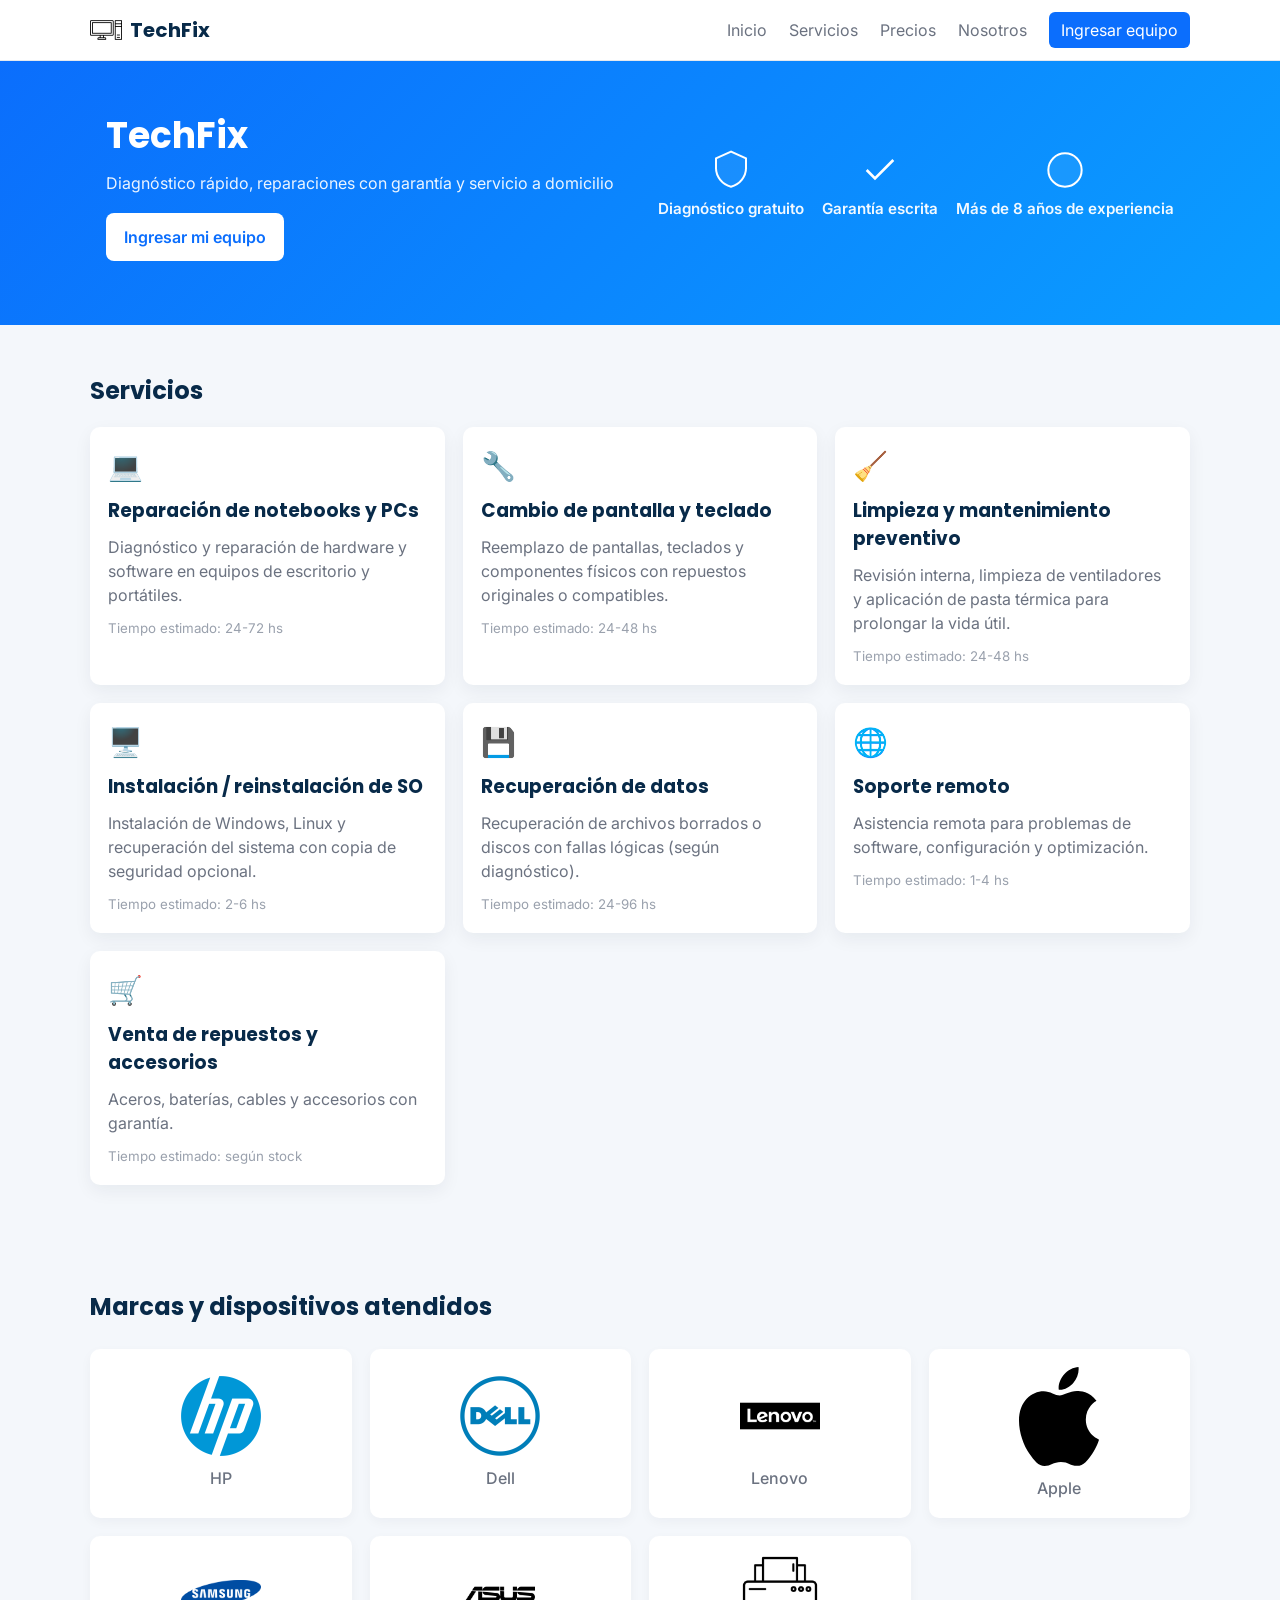
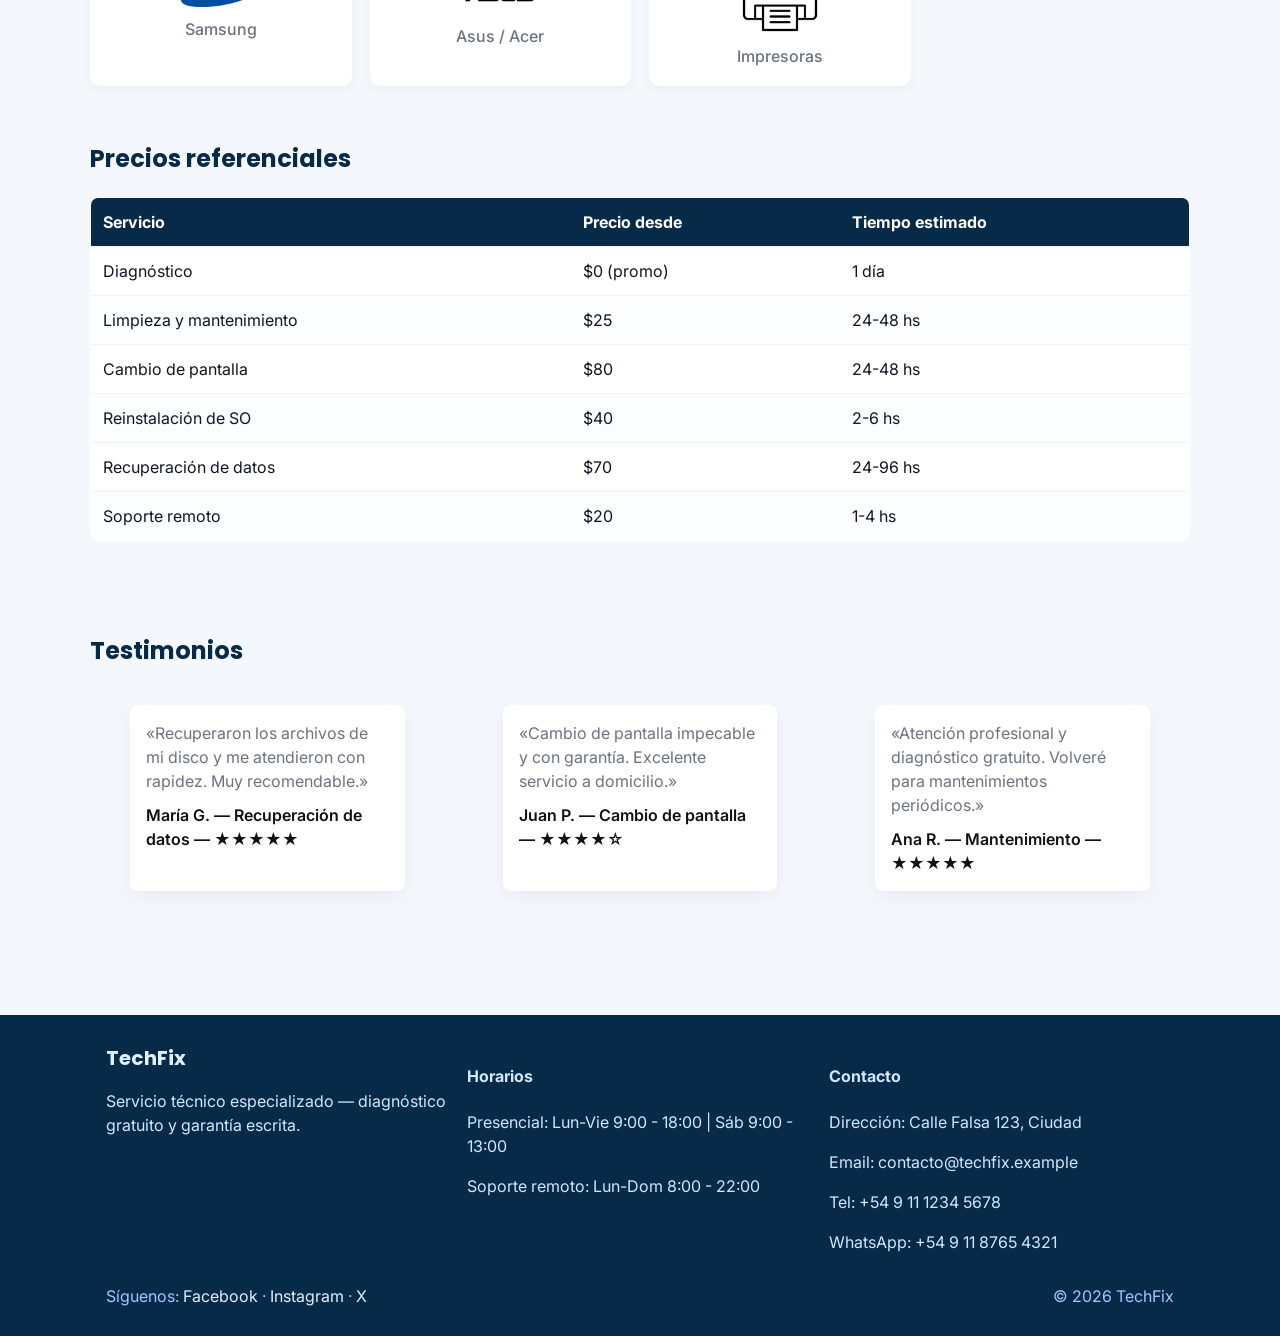
<file: index.html>
<!doctype html>
<html lang="es">
<head>
	<meta charset="utf-8" />
	<meta name="viewport" content="width=device-width, initial-scale=1" />
	<title>TechFix - Servicio Técnico</title>
	<link rel="stylesheet" href="style.css" />
	<link href="https://fonts.googleapis.com/css2?family=Inter:wght@300;400;600;700&family=Poppins:wght@600;700&display=swap" rel="stylesheet">
</head>
<body>
	<header class="site-header">
		<div class="container header-inner">
			<a class="logo" href="#"><img src="images/logo.png" alt="TechFix Logo" class="logo-img">TechFix</a>
			<nav class="main-nav">
				<a href="#">Inicio</a>
				<a href="#services">Servicios</a>
				<a href="#precios">Precios</a>
				<a href="#nosotros">Nosotros</a>
				<a class="cta" href="ingreso.html">Ingresar equipo</a>
			</nav>
		</div>
	</header>

	<main>
		<section class="hero">
			<div class="hero-overlay"></div>
			<div class="container hero-content">
				<div class="hero-text">
					<h1>TechFix</h1>
					<p class="subtitle">Diagnóstico rápido, reparaciones con garantía y servicio a domicilio</p>
					<a class="primary-btn" href="ingreso.html">Ingresar mi equipo</a>
				</div>
				<div class="hero-trust">
					<div class="trust-item">
						<svg width="40" height="40" viewBox="0 0 24 24" fill="none" xmlns="http://www.w3.org/2000/svg"><path d="M12 1L3 5v6c0 5 3.8 9.7 9 11 5.2-1.3 9-6 9-11V5l-9-4z" stroke="#fff" stroke-width="1.2" fill="rgba(255,255,255,0.06)"/></svg>
						<p>Diagnóstico gratuito</p>
					</div>
					<div class="trust-item">
						<svg width="40" height="40" viewBox="0 0 24 24" fill="none" xmlns="http://www.w3.org/2000/svg"><path d="M20 6L9 17l-5-5" stroke="#fff" stroke-width="1.6" fill="none"/></svg>
						<p>Garantía escrita</p>
					</div>
					<div class="trust-item">
						<svg width="40" height="40" viewBox="0 0 24 24" fill="none" xmlns="http://www.w3.org/2000/svg"><circle cx="12" cy="12" r="10" stroke="#fff" stroke-width="1.2" fill="rgba(255,255,255,0.06)"/></svg>
						<p>Más de 8 años de experiencia</p>
					</div>
				</div>
			</div>
		</section>

		<section id="services" class="services container">
			<h2>Servicios</h2>
			<div class="services-grid">
				<article class="service-card">
					<div class="icon">💻</div>
					<h3>Reparación de notebooks y PCs</h3>
					<p>Diagnóstico y reparación de hardware y software en equipos de escritorio y portátiles.</p>
					<small>Tiempo estimado: 24-72 hs</small>
				</article>

				<article class="service-card">
					<div class="icon">🔧</div>
					<h3>Cambio de pantalla y teclado</h3>
					<p>Reemplazo de pantallas, teclados y componentes físicos con repuestos originales o compatibles.</p>
					<small>Tiempo estimado: 24-48 hs</small>
				</article>

				<article class="service-card">
					<div class="icon">🧹</div>
					<h3>Limpieza y mantenimiento preventivo</h3>
					<p>Revisión interna, limpieza de ventiladores y aplicación de pasta térmica para prolongar la vida útil.</p>
					<small>Tiempo estimado: 24-48 hs</small>
				</article>

				<article class="service-card">
					<div class="icon">🖥️</div>
					<h3>Instalación / reinstalación de SO</h3>
					<p>Instalación de Windows, Linux y recuperación del sistema con copia de seguridad opcional.</p>
					<small>Tiempo estimado: 2-6 hs</small>
				</article>

				<article class="service-card">
					<div class="icon">💾</div>
					<h3>Recuperación de datos</h3>
					<p>Recuperación de archivos borrados o discos con fallas lógicas (según diagnóstico).</p>
					<small>Tiempo estimado: 24-96 hs</small>
				</article>

				<article class="service-card">
					<div class="icon">🌐</div>
					<h3>Soporte remoto</h3>
					<p>Asistencia remota para problemas de software, configuración y optimización.</p>
					<small>Tiempo estimado: 1-4 hs</small>
				</article>

				<article class="service-card">
					<div class="icon">🛒</div>
					<h3>Venta de repuestos y accesorios</h3>
					<p>Aceros, baterías, cables y accesorios con garantía.</p>
					<small>Tiempo estimado: según stock</small>
				</article>
			</div>
		</section>

		<section id="marcas" class="brands container">
			<h2>Marcas y dispositivos atendidos</h2>
      <div class="brand-grid">
        <div class="brand-item">
          <img src="images/logo-hp.png" alt="HP">
          <p>HP</p>
        </div>
        <div class="brand-item">
          <img src="images/logo-dell.png" alt="Dell">
          <p>Dell</p>
        </div>
        <div class="brand-item">
          <img src="images/logo-lenovo.webp" alt="Lenovo">
          <p>Lenovo</p>
        </div>
        <div class="brand-item">
          <img src="images/logo-apple.svg" alt="Apple">
          <p>Apple</p>
        </div>
        <div class="brand-item">
          <img src="images/logo-samsung.png" alt="Samsung">
          <p>Samsung</p>
        </div>
        <div class="brand-item">
          <img src="images/logo-asus.png" alt="Asus">
          <p>Asus / Acer</p>
        </div>
        <div class="brand-item">
          <img src="images/logo-impresoras.png" alt="Impresoras">
          <p>Impresoras</p>
        </div>
      </div>
		<section id="precios" class="pricing container">
			<h2>Precios referenciales</h2>
			<div class="table-wrap">
				<table>
					<thead>
						<tr>
							<th>Servicio</th>
							<th>Precio desde</th>
							<th>Tiempo estimado</th>
						</tr>
					</thead>
					<tbody>
						<tr><td>Diagnóstico</td><td>$0 (promo)</td><td>1 día</td></tr>
						<tr><td>Limpieza y mantenimiento</td><td>$25</td><td>24-48 hs</td></tr>
						<tr><td>Cambio de pantalla</td><td>$80</td><td>24-48 hs</td></tr>
						<tr><td>Reinstalación de SO</td><td>$40</td><td>2-6 hs</td></tr>
						<tr><td>Recuperación de datos</td><td>$70</td><td>24-96 hs</td></tr>
						<tr><td>Soporte remoto</td><td>$20</td><td>1-4 hs</td></tr>
					</tbody>
				</table>
			</div>
		</section>

		<section id="testimonios" class="testimonials container">
			<h2>Testimonios</h2>
			<div class="testimonials-grid">
				<blockquote class="testimonial">
					<p>«Recuperaron los archivos de mi disco y me atendieron con rapidez. Muy recomendable.»</p>
					<footer>María G. — Recuperación de datos — ★★★★★</footer>
				</blockquote>

				<blockquote class="testimonial">
					<p>«Cambio de pantalla impecable y con garantía. Excelente servicio a domicilio.»</p>
					<footer>Juan P. — Cambio de pantalla — ★★★★☆</footer>
				</blockquote>

				<blockquote class="testimonial">
					<p>«Atención profesional y diagnóstico gratuito. Volveré para mantenimientos periódicos.»</p>
					<footer>Ana R. — Mantenimiento — ★★★★★</footer>
				</blockquote>
			</div>
		</section>
	</main>

	<footer class="site-footer">
		<div class="container footer-grid">
			<div class="footer-brand">
				<a class="logo" href="#">TechFix</a>
				<p>Servicio técnico especializado — diagnóstico gratuito y garantía escrita.</p>
			</div>

			<div class="footer-info">
				<h4>Horarios</h4>
				<p>Presencial: Lun-Vie 9:00 - 18:00 | Sáb 9:00 - 13:00</p>
				<p>Soporte remoto: Lun-Dom 8:00 - 22:00</p>
			</div>

			<div class="footer-contact">
				<h4>Contacto</h4>
				<p>Dirección: Calle Falsa 123, Ciudad</p>
				<p>Email: contacto@techfix.example</p>
				<p>Tel: +54 9 11 1234 5678</p>
				<p>WhatsApp: +54 9 11 8765 4321</p>
			</div>
		</div>
		<div class="container copyright">
			<div class="socials">Síguenos: <a href="#">Facebook</a> · <a href="#">Instagram</a> · <a href="#">X</a></div>
			<div>© <span id="year"></span> TechFix</div>
		</div>
	</footer>

	<script>
		document.getElementById('year').textContent = new Date().getFullYear();
	</script>
</body>
</html>
</file>
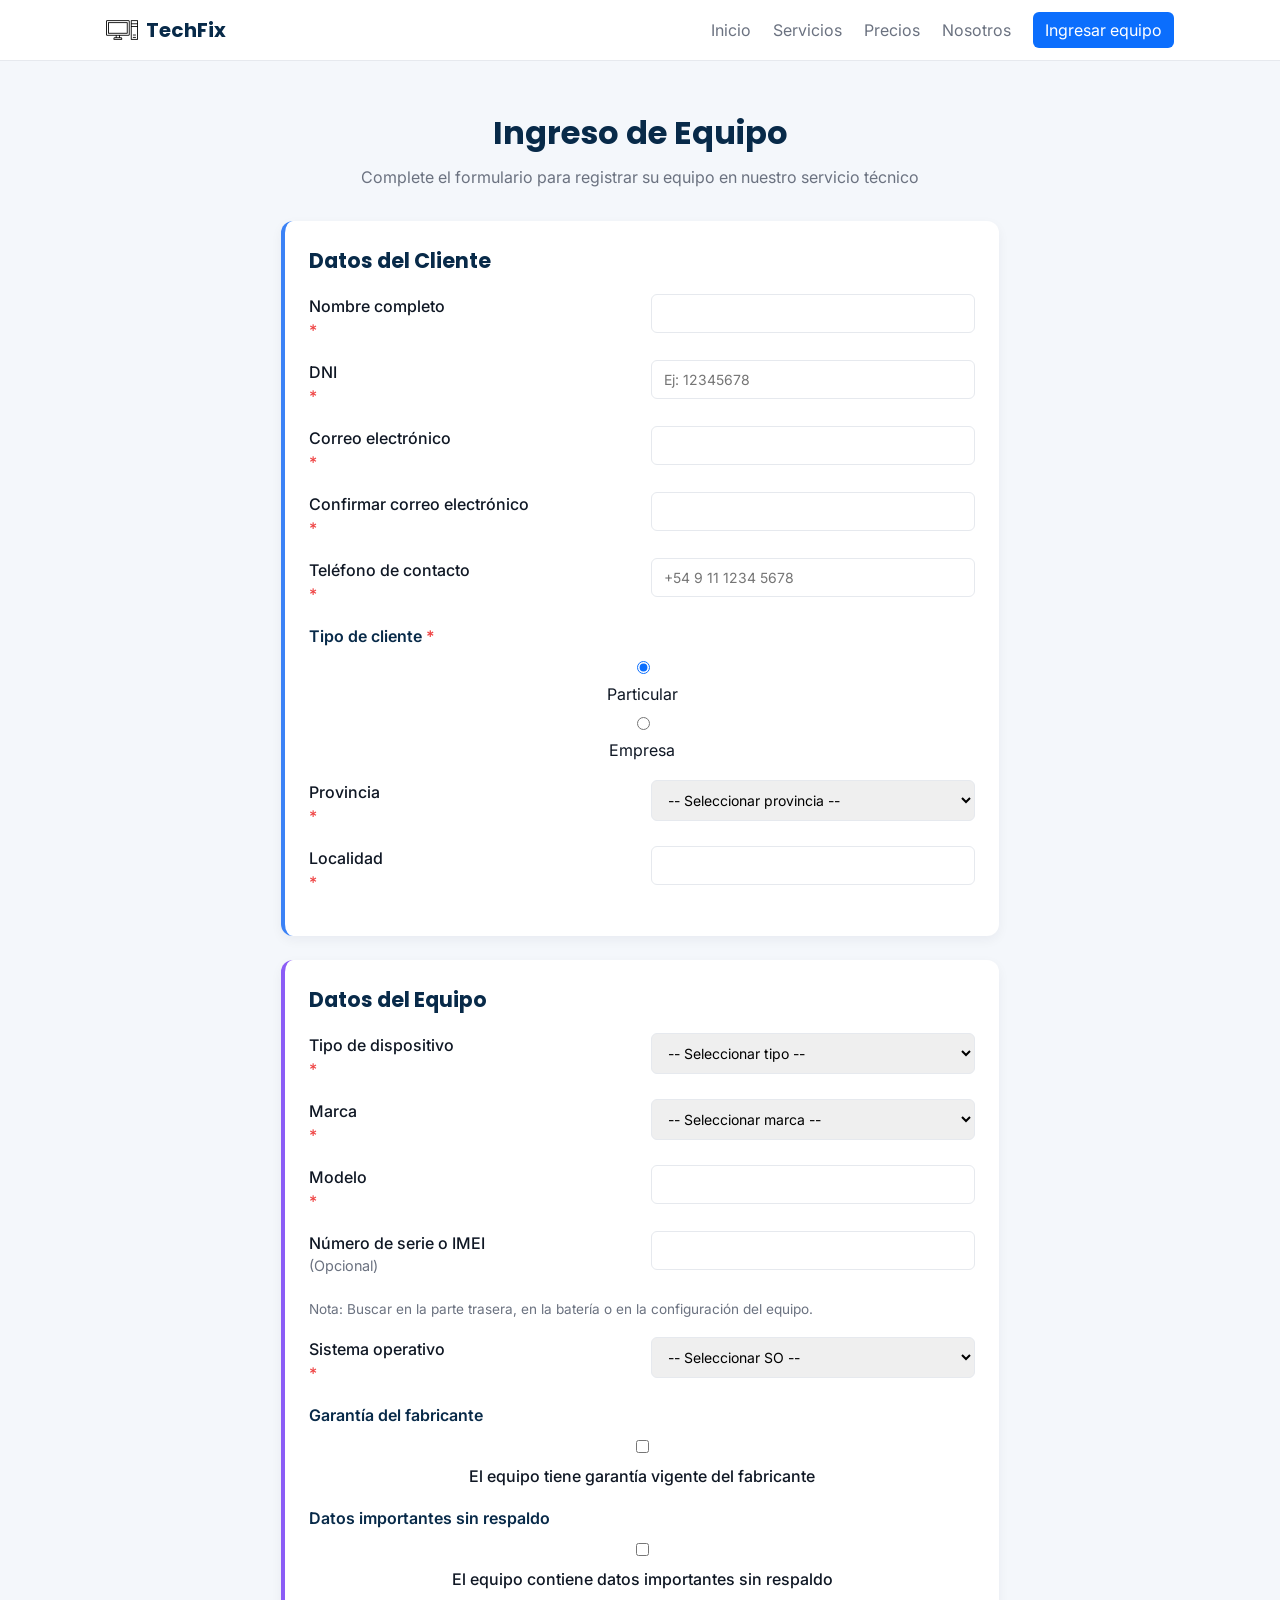
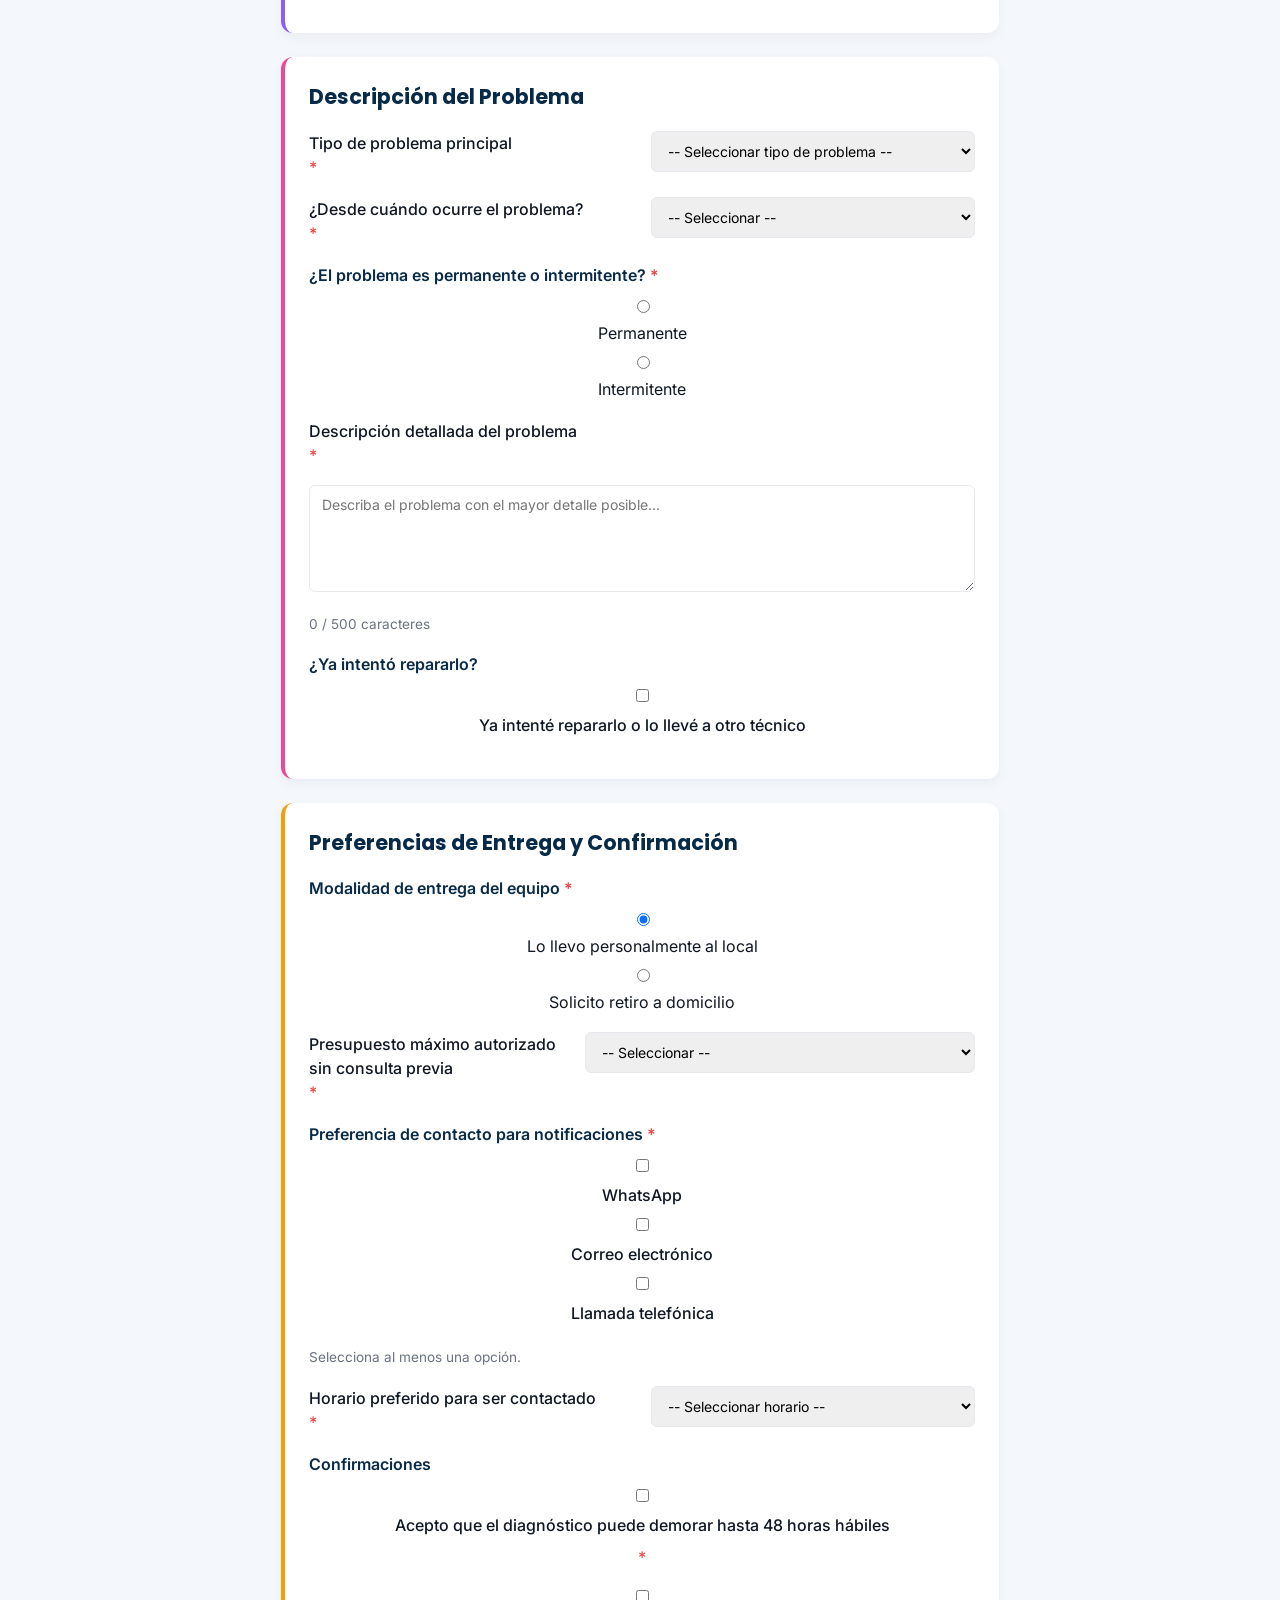
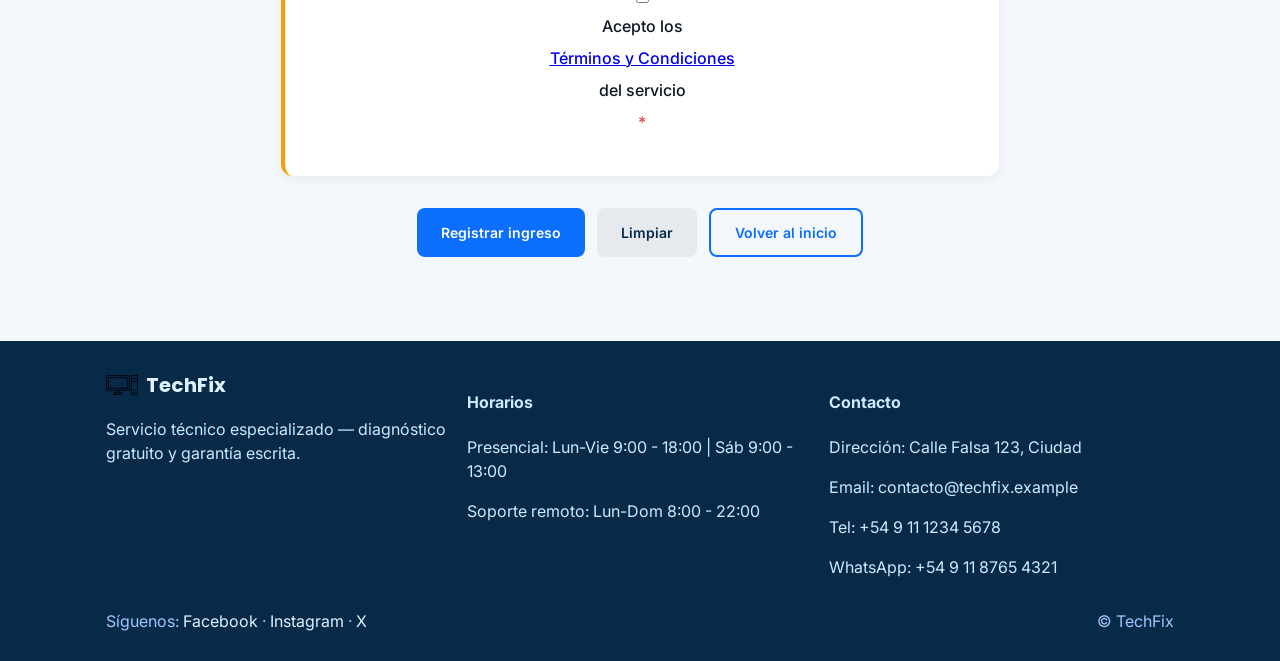
<file: ingreso.html>
<!DOCTYPE html>
<html lang="es">
<head>
  <meta charset="UTF-8">
  <meta name="viewport" content="width=device-width, initial-scale=1.0">
  <title>Ingreso de Equipo - TechFix</title>
  <link href="https://fonts.googleapis.com/css2?family=Inter:wght@300;400;600;700&family=Poppins:wght@600;700&display=swap" rel="stylesheet">
  <link rel="stylesheet" href="ingreso.css">
</head>
<body>
  <header class="site-header">
    <div class="container header-inner">
      <a class="logo" href="index.html"><img src="images/logo.png" alt="TechFix Logo" class="logo-img">TechFix</a>
      <nav class="main-nav">
        <a href="index.html">Inicio</a>
        <a href="index.html#services">Servicios</a>
        <a href="index.html#precios">Precios</a>
        <a href="index.html#nosotros">Nosotros</a>
        <a class="cta" href="#">Ingresar equipo</a>
      </nav>
    </div>
  </header>

  <main class="form-container">
    <div class="container">
      <h1>Ingreso de Equipo</h1>
      <p class="form-intro">Complete el formulario para registrar su equipo en nuestro servicio técnico</p>

      <form id="formularioIngreso" method="POST" action="#" novalidate>

        <!-- SECCIÓN A: DATOS DEL CLIENTE -->
        <section class="form-section section-a">
          <h2>Datos del Cliente</h2>
          
          <div class="form-group">
            <label for="nombre">Nombre completo <span class="required">*</span></label>
            <input type="text" id="nombre" name="nombre" required>
          </div>

          <div class="form-group">
            <label for="dni">DNI <span class="required">*</span></label>
            <input type="text" id="dni" name="dni" placeholder="Ej: 12345678" required>
          </div>

          <div class="form-group">
            <label for="email">Correo electrónico <span class="required">*</span></label>
            <input type="email" id="email" name="email" required>
          </div>

          <div class="form-group">
            <label for="email-confirm">Confirmar correo electrónico <span class="required">*</span></label>
            <input type="email" id="email-confirm" name="email-confirm" required>
          </div>

          <div class="form-group">
            <label for="telefono">Teléfono de contacto <span class="required">*</span></label>
            <input type="tel" id="telefono" name="telefono" placeholder="+54 9 11 1234 5678" required>
          </div>

          <fieldset class="form-group fieldset-inline">
            <legend>Tipo de cliente <span class="required">*</span></legend>
            <div class="radio-group">
              <label>
                <input type="radio" name="tipo-cliente" value="particular" checked> Particular
              </label>
              <label>
                <input type="radio" name="tipo-cliente" value="empresa"> Empresa
              </label>
            </div>
          </fieldset>

          <div class="form-group" id="grupo-empresa" style="display: none;">
            <label for="nombre-empresa">Nombre de la empresa <span class="required">*</span></label>
            <input type="text" id="nombre-empresa" name="nombre-empresa">
          </div>

          <div class="form-group" id="grupo-cuit" style="display: none;">
            <label for="cuit">CUIT <span class="required">*</span></label>
            <input type="text" id="cuit" name="cuit" placeholder="Ej: 20-12345678-9">
          </div>

          <div class="form-group">
            <label for="provincia">Provincia <span class="required">*</span></label>
            <select id="provincia" name="provincia" required>
              <option value="">-- Seleccionar provincia --</option>
              <option value="buenos-aires">Buenos Aires</option>
              <option value="cordoba">Córdoba</option>
              <option value="santa-fe">Santa Fe</option>
              <option value="mendoza">Mendoza</option>
              <option value="tucuman">Tucumán</option>
              <option value="entre-rios">Entre Ríos</option>
              <option value="santiago-del-estero">Santiago del Estero</option>
              <option value="misiones">Misiones</option>
              <option value="salta">Salta</option>
              <option value="jujuy">Jujuy</option>
              <option value="la-rioja">La Rioja</option>
              <option value="catamarca">Catamarca</option>
            </select>
          </div>

          <div class="form-group">
            <label for="localidad">Localidad <span class="required">*</span></label>
            <input type="text" id="localidad" name="localidad" required>
          </div>
        </section>

        <!-- SECCIÓN B: DATOS DEL EQUIPO -->
        <section class="form-section section-b">
          <h2>Datos del Equipo</h2>

          <div class="form-group">
            <label for="tipo-dispositivo">Tipo de dispositivo <span class="required">*</span></label>
            <select id="tipo-dispositivo" name="tipo-dispositivo" required>
              <option value="">-- Seleccionar tipo --</option>
              <option value="notebook">Notebook</option>
              <option value="computador-escritorio">Computador de escritorio</option>
              <option value="impresora">Impresora</option>
              <option value="tablet">Tablet</option>
              <option value="telefono">Teléfono móvil</option>
              <option value="otro">Otro</option>
            </select>
          </div>

          <div class="form-group" id="grupo-otro-dispositivo" style="display: none;">
            <label for="otro-dispositivo">Especificar otro dispositivo <span class="required">*</span></label>
            <input type="text" id="otro-dispositivo" name="otro-dispositivo">
          </div>

          <div class="form-group">
            <label for="marca">Marca <span class="required">*</span></label>
            <select id="marca" name="marca" required>
              <option value="">-- Seleccionar marca --</option>
              <option value="hp">HP</option>
              <option value="dell">Dell</option>
              <option value="lenovo">Lenovo</option>
              <option value="apple">Apple</option>
              <option value="samsung">Samsung</option>
              <option value="asus">Asus</option>
              <option value="acer">Acer</option>
              <option value="canon">Canon</option>
              <option value="epson">Epson</option>
              <option value="otra">Otra</option>
            </select>
          </div>

          <div class="form-group" id="grupo-otra-marca" style="display: none;">
            <label for="otra-marca">Especificar otra marca <span class="required">*</span></label>
            <input type="text" id="otra-marca" name="otra-marca">
          </div>

          <div class="form-group">
            <label for="modelo">Modelo <span class="required">*</span></label>
            <input type="text" id="modelo" name="modelo" required>
          </div>

          <div class="form-group">
            <label for="numero-serie">Número de serie o IMEI <span class="optional">(Opcional)</span></label>
            <input type="text" id="numero-serie" name="numero-serie">
            <small class="help-text">Nota: Buscar en la parte trasera, en la batería o en la configuración del equipo.</small>
          </div>

          <div class="form-group">
            <label for="sistema-operativo">Sistema operativo <span class="required">*</span></label>
            <select id="sistema-operativo" name="sistema-operativo" required>
              <option value="">-- Seleccionar SO --</option>
              <option value="windows-10">Windows 10</option>
              <option value="windows-11">Windows 11</option>
              <option value="macos">macOS</option>
              <option value="linux">Linux</option>
              <option value="android">Android</option>
              <option value="ios">iOS</option>
              <option value="no-sabe">No aplica / No sabe</option>
            </select>
          </div>

          <fieldset class="form-group">
            <legend>Garantía del fabricante</legend>
            <label class="checkbox-label">
              <input type="checkbox" id="tiene-garantia" name="tiene-garantia">
              El equipo tiene garantía vigente del fabricante
            </label>
          </fieldset>

          <div class="form-group" id="grupo-orden-compra" style="display: none;">
            <label for="orden-compra">Número de orden de compra o fecha de compra <span class="required">*</span></label>
            <input type="text" id="orden-compra" name="orden-compra" placeholder="Ej: ORD-123456 o 25/05/2024">
          </div>

          <fieldset class="form-group">
            <legend>Datos importantes sin respaldo</legend>
            <label class="checkbox-label">
              <input type="checkbox" id="datos-importantes" name="datos-importantes">
              El equipo contiene datos importantes sin respaldo
            </label>
            <div class="warning-box" id="warning-datos" style="display: none;">
              <strong>⚠️ Advertencia:</strong> TechFix no se responsabiliza por la pérdida de datos durante la reparación. Se recomienda hacer una copia de seguridad antes de entregar el equipo.
            </div>
          </fieldset>
        </section>

        <!-- SECCIÓN C: DESCRIPCIÓN DEL PROBLEMA -->
        <section class="form-section section-c">
          <h2>Descripción del Problema</h2>

          <div class="form-group">
            <label for="tipo-problema">Tipo de problema principal <span class="required">*</span></label>
            <select id="tipo-problema" name="tipo-problema" required>
              <option value="">-- Seleccionar tipo de problema --</option>
              <option value="no-enciende">No enciende</option>
              <option value="pantalla-danada">Pantalla dañada</option>
              <option value="lentitud">Lentitud o rendimiento</option>
              <option value="virus">Virus o malware</option>
              <option value="red">Problema de red o conectividad</option>
              <option value="liquido">Daño por líquido</option>
              <option value="sonido">Sonido</option>
              <option value="otro">Otro</option>
            </select>
          </div>

          <div class="form-group">
            <label for="tiempo-problema">¿Desde cuándo ocurre el problema? <span class="required">*</span></label>
            <select id="tiempo-problema" name="tiempo-problema" required>
              <option value="">-- Seleccionar --</option>
              <option value="hoy">Hoy</option>
              <option value="dias">Hace algunos días</option>
              <option value="semanas">Hace semanas</option>
              <option value="meses">Hace meses</option>
            </select>
          </div>

          <fieldset class="form-group fieldset-inline">
            <legend>¿El problema es permanente o intermitente? <span class="required">*</span></legend>
            <div class="radio-group">
              <label>
                <input type="radio" name="tipo-problema-permanencia" value="permanente" required> Permanente
              </label>
              <label>
                <input type="radio" name="tipo-problema-permanencia" value="intermitente" required> Intermitente
              </label>
            </div>
          </fieldset>

          <div class="form-group">
            <label for="descripcion-problema">Descripción detallada del problema <span class="required">*</span></label>
            <textarea id="descripcion-problema" name="descripcion-problema" rows="5" minlength="20" maxlength="500" required placeholder="Describa el problema con el mayor detalle posible..."></textarea>
            <div class="char-counter">
              <span id="contador-descripcion">0</span> / 500 caracteres
            </div>
          </div>

          <fieldset class="form-group">
            <legend>¿Ya intentó repararlo?</legend>
            <label class="checkbox-label">
              <input type="checkbox" id="intento-anterior" name="intento-anterior">
              Ya intenté repararlo o lo llevé a otro técnico
            </label>
          </fieldset>

          <div class="form-group" id="grupo-reparacion-anterior" style="display: none;">
            <label for="reparacion-anterior">¿Qué se hizo anteriormente? <span class="optional">(Opcional)</span></label>
            <textarea id="reparacion-anterior" name="reparacion-anterior" rows="4" maxlength="300" placeholder="Describa los intentos de reparación anteriores..."></textarea>
            <div class="char-counter">
              <span id="contador-reparacion">0</span> / 300 caracteres
            </div>
          </div>
        </section>

        <!-- SECCIÓN D: PREFERENCIAS DE ENTREGA Y CONFIRMACIÓN -->
        <section class="form-section section-d">
          <h2>Preferencias de Entrega y Confirmación</h2>

          <fieldset class="form-group">
            <legend>Modalidad de entrega del equipo <span class="required">*</span></legend>
            <div class="radio-group">
              <label>
                <input type="radio" name="modalidad-entrega" value="personal" checked required> Lo llevo personalmente al local
              </label>
              <label>
                <input type="radio" name="modalidad-entrega" value="retiro" required> Solicito retiro a domicilio
              </label>
            </div>
          </fieldset>

          <div class="form-group" id="grupo-direccion-retiro" style="display: none;">
            <label for="direccion-retiro">Dirección completa para retiro <span class="required">*</span></label>
            <input type="text" id="direccion-retiro" name="direccion-retiro" placeholder="Calle, número, depto, localidad...">
          </div>

          <div class="form-group">
            <label for="presupuesto-maximo">Presupuesto máximo autorizado sin consulta previa <span class="required">*</span></label>
            <select id="presupuesto-maximo" name="presupuesto-maximo" required>
              <option value="">-- Seleccionar --</option>
              <option value="5000">Hasta $5.000</option>
              <option value="15000">Hasta $15.000</option>
              <option value="30000">Hasta $30.000</option>
              <option value="sin-limite">Sin límite</option>
              <option value="consultar">Necesito consultar antes de aprobar cualquier gasto</option>
            </select>
          </div>

          <fieldset class="form-group">
            <legend>Preferencia de contacto para notificaciones <span class="required">*</span></legend>
            <div class="checkbox-group">
              <label class="checkbox-label">
                <input type="checkbox" name="contacto-metodo" value="whatsapp" required> WhatsApp
              </label>
              <label class="checkbox-label">
                <input type="checkbox" name="contacto-metodo" value="email" required> Correo electrónico
              </label>
              <label class="checkbox-label">
                <input type="checkbox" name="contacto-metodo" value="llamada" required> Llamada telefónica
              </label>
            </div>
            <small class="help-text">Selecciona al menos una opción.</small>
          </fieldset>

          <div class="form-group">
            <label for="horario-preferido">Horario preferido para ser contactado <span class="required">*</span></label>
            <select id="horario-preferido" name="horario-preferido" required>
              <option value="">-- Seleccionar horario --</option>
              <option value="manana">Mañana 9:00 - 12:00</option>
              <option value="tarde">Tarde 12:00 - 17:00</option>
              <option value="tarde-noche">Tarde-noche 17:00 - 20:00</option>
              <option value="indistinto">Indistinto</option>
            </select>
          </div>

          <fieldset class="form-group">
            <legend>Confirmaciones</legend>
            
            <label class="checkbox-label checkbox-required">
              <input type="checkbox" id="acepta-diagnostico" name="acepta-diagnostico" required>
              Acepto que el diagnóstico puede demorar hasta 48 horas hábiles <span class="required">*</span>
            </label>

            <label class="checkbox-label checkbox-required">
              <input type="checkbox" id="acepta-terminos" name="acepta-terminos" required>
              Acepto los <a href="terminos.html" target="_blank">Términos y Condiciones</a> del servicio <span class="required">*</span>
            </label>
          </fieldset>
        </section>

        <!-- BOTONES DE ACCIÓN -->
        <div class="form-actions">
          <button type="submit" class="btn btn-primary">Registrar ingreso</button>
          <button type="reset" class="btn btn-secondary">Limpiar</button>
          <a href="index.html" class="btn btn-tertiary">Volver al inicio</a>
        </div>
      </form>
    </div>
  </main>

  <footer class="site-footer">
    <div class="container footer-grid">
      <div class="footer-brand">
        <a class="logo" href="index.html"><img src="images/logo.png" alt="TechFix Logo" class="logo-img">TechFix</a>
        <p>Servicio técnico especializado — diagnóstico gratuito y garantía escrita.</p>
      </div>

      <div class="footer-info">
        <h4>Horarios</h4>
        <p>Presencial: Lun-Vie 9:00 - 18:00 | Sáb 9:00 - 13:00</p>
        <p>Soporte remoto: Lun-Dom 8:00 - 22:00</p>
      </div>

      <div class="footer-contact">
        <h4>Contacto</h4>
        <p>Dirección: Calle Falsa 123, Ciudad</p>
        <p>Email: contacto@techfix.example</p>
        <p>Tel: +54 9 11 1234 5678</p>
        <p>WhatsApp: +54 9 11 8765 4321</p>
      </div>
    </div>
    <div class="container copyright">
      <div class="socials">Síguenos: <a href="#">Facebook</a> · <a href="#">Instagram</a> · <a href="#">X</a></div>
      <div>© <span id="year"></span> TechFix</div>
    </div>
  </footer>

  <script src="validaciones.js"></script>
</body>
</html>
</file>
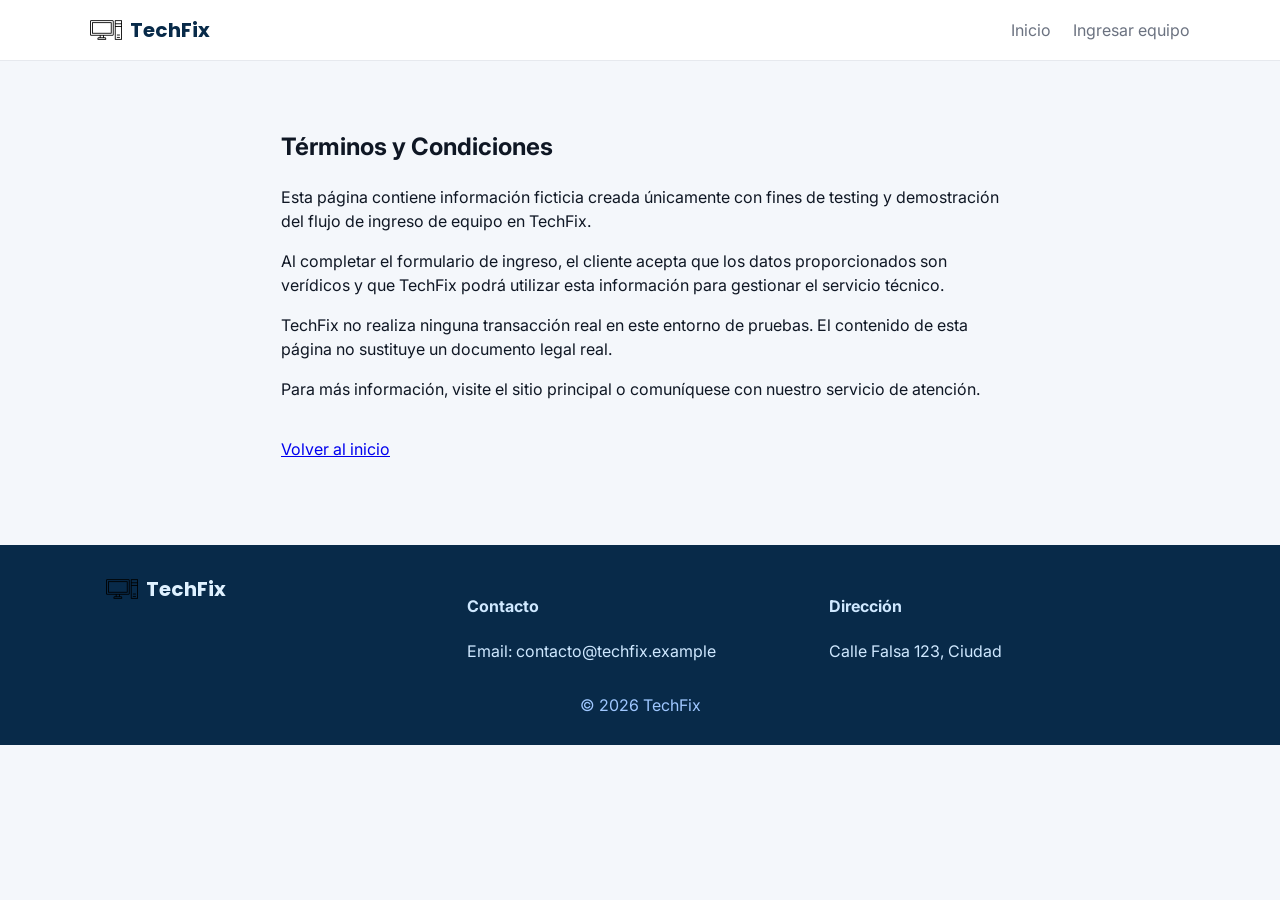
<file: terminos.html>
<!DOCTYPE html>
<html lang="es">
<head>
  <meta charset="UTF-8">
  <meta name="viewport" content="width=device-width, initial-scale=1.0">
  <title>Términos y Condiciones - TechFix</title>
  <link href="https://fonts.googleapis.com/css2?family=Inter:wght@300;400;600;700&family=Poppins:wght@600;700&display=swap" rel="stylesheet">
  <link rel="stylesheet" href="style.css">
</head>
<body>
  <header class="site-header">
    <div class="container header-inner">
      <a class="logo" href="index.html"><img src="images/logo.png" alt="TechFix Logo" class="logo-img">TechFix</a>
      <nav class="main-nav">
        <a href="index.html">Inicio</a>
        <a href="ingreso.html">Ingresar equipo</a>
      </nav>
    </div>
  </header>

  <main class="container" style="padding: 48px 16px; max-width: 750px; margin: 0 auto;">
    <section class="form-section" style="border-left-color: #0b6efd;">
      <h1>Términos y Condiciones</h1>
      <p>Esta página contiene información ficticia creada únicamente con fines de testing y demostración del flujo de ingreso de equipo en TechFix.</p>
      <p>Al completar el formulario de ingreso, el cliente acepta que los datos proporcionados son verídicos y que TechFix podrá utilizar esta información para gestionar el servicio técnico.</p>
      <p>TechFix no realiza ninguna transacción real en este entorno de pruebas. El contenido de esta página no sustituye un documento legal real.</p>
      <p>Para más información, visite el sitio principal o comuníquese con nuestro servicio de atención.</p>
      <a class="btn btn-tertiary" href="index.html" style="margin-top: 20px; display: inline-block;">Volver al inicio</a>
    </section>
  </main>

  <footer class="site-footer">
    <div class="container footer-grid">
      <div class="footer-brand">
        <a class="logo" href="index.html"><img src="images/logo.png" alt="TechFix Logo" class="logo-img">TechFix</a>
      </div>
      <div class="footer-info">
        <h4>Contacto</h4>
        <p>Email: contacto@techfix.example</p>
      </div>
      <div class="footer-contact">
        <h4>Dirección</h4>
        <p>Calle Falsa 123, Ciudad</p>
      </div>
    </div>
    <div class="container copyright" style="justify-content: center;">
      <div>© <span id="year"></span> TechFix</div>
    </div>
  </footer>

  <script>document.getElementById('year').textContent = new Date().getFullYear();</script>
</body>
</html>
</file>
<file: style.css>
:root{
	--bg:#f4f7fb;
	--primary-dark:#082a49; /* azul oscuro */
	--accent:#0b6efd; /* acento azul */
	--muted:#6b7280;
	--card:#ffffff;
	--accent-2:#0b9dff;
	--max-width:1100px;
}
*{box-sizing:border-box}
body{font-family:Inter,Segoe UI,Arial,Helvetica,sans-serif;margin:0;background:var(--bg);color:#0f1724;line-height:1.5}
.container{max-width:var(--max-width);margin:0 auto;padding:0 16px}

.site-header{background:#fff;border-bottom:1px solid #e6e9ee}
.header-inner{display:flex;align-items:center;justify-content:space-between;padding:14px 0}
.logo{font-family:Poppins,Inter,Arial,sans-serif;font-weight:700;color:var(--primary-dark);text-decoration:none;font-size:1.25rem;display:flex;align-items:center;gap:8px}
.logo-img{height:32px;width:auto}
.main-nav a{margin-left:18px;color:var(--muted);text-decoration:none}
.main-nav a.cta{background:var(--accent);color:#fff;padding:8px 12px;border-radius:6px}

.hero{position:relative;background:linear-gradient(135deg,var(--accent) 0%,var(--accent-2) 100%);color:#fff;padding:48px 0 64px}
.hero-overlay{position:absolute;inset:0;opacity:0.06;background-image:linear-gradient(45deg,rgba(0,0,0,0.05),transparent)}
.hero-content{position:relative;display:flex;flex-wrap:wrap;align-items:center;gap:20px}
.hero-text{flex:1;min-width:260px}
.hero-text h1{font-family:Poppins,Inter,Arial,sans-serif;font-size:2.25rem;margin:0 0 8px}
.subtitle{margin:0 0 18px;color:rgba(255,255,255,0.92)}
.primary-btn{display:inline-block;background:#fff;color:var(--accent);padding:12px 18px;border-radius:8px;text-decoration:none;font-weight:600}
.hero-trust{display:flex;gap:18px;margin-left:auto}
.trust-item{display:flex;flex-direction:column;align-items:center;font-size:0.95rem}
.trust-item p{margin:8px 0 0;color:rgba(255,255,255,0.95);font-weight:600}

/* Services */
.services{padding:48px 0}
.services h2{margin:0 0 18px;font-family:Poppins,Inter,Arial,sans-serif;color:var(--primary-dark)}
.services-grid{display:grid;grid-template-columns:repeat(3,1fr);gap:18px}
.service-card{background:var(--card);padding:18px;border-radius:10px;box-shadow:0 6px 18px rgba(13,27,54,0.06);transition:transform .28s cubic-bezier(.2,.9,.2,1),box-shadow .28s ease}
.service-card:hover{transform:translateY(-8px);box-shadow:0 18px 40px rgba(11,110,253,0.12)}
.service-card .icon{font-size:28px}
.service-card h3{margin:10px 0;font-family:Poppins,Inter,Arial,sans-serif;color:var(--primary-dark)}
.service-card p{color:var(--muted);margin:0 0 8px}
.service-card small{color:#9aa1ad}

/* Brands */
.brands{padding:36px 0}
.brands h2{font-family:Poppins,Inter,Arial,sans-serif;color:var(--primary-dark)}
.brand-grid{display:grid;grid-template-columns:repeat(4,1fr);gap:18px;margin-top:24px}
.brand-item{background:#fff;padding:18px;border-radius:10px;box-shadow:0 4px 12px rgba(10,20,40,0.04);display:flex;flex-direction:column;align-items:center;justify-content:center;text-align:center}
.brand-item img{max-width:80px;height:auto;margin-bottom:10px}
.brand-item p{margin:0;color:var(--muted);font-weight:500}

/* Pricing table */
.pricing{padding:36px 0}
.pricing h2{font-family:Poppins,Inter,Arial,sans-serif;color:var(--primary-dark)}
.table-wrap{overflow-x:auto}
table{width:100%;border-collapse:collapse;background:#fff;border:1px solid rgba(11,110,253,0.06);border-radius:8px;overflow:hidden}
thead th{background:var(--primary-dark);color:#fff;text-align:left;padding:12px}
tbody td{padding:12px;border-top:1px solid #eef2f6}
tbody tr:nth-child(even){background:#fbfdff}
tbody tr{border-bottom:1px solid rgba(11,110,253,0.04)}

/* Testimonials */
.testimonials{padding:36px 0}
.testimonials h2{font-family:Poppins,Inter,Arial,sans-serif;color:var(--primary-dark)}
.testimonials-grid{display:grid;grid-template-columns:repeat(3,1fr);gap:18px}
.testimonial{background:#fff;padding:16px;border-radius:8px;box-shadow:0 6px 18px rgba(13,27,54,0.05)}
.testimonial p{margin:0 0 10px;color:var(--muted)}
.testimonial footer{font-weight:600;color:#111}

/* Footer */
.site-footer{background:var(--primary-dark);color:#cfe8ff;padding:28px 0;margin-top:36px}
.footer-grid{display:grid;grid-template-columns:1fr 1fr 1fr;gap:16px}
.site-footer a{color:#dff1ff;text-decoration:none}
.copyright{display:flex;justify-content:space-between;align-items:center;padding-top:14px;color:#9fc7ff}

/* Responsive */
@media (max-width:900px){
	.services-grid{grid-template-columns:repeat(2,1fr)}
	.testimonials-grid{grid-template-columns:repeat(2,1fr)}
	.footer-grid{grid-template-columns:1fr}
	.brand-grid{grid-template-columns:repeat(3,1fr)}
}
@media (max-width:640px){
	.services-grid{grid-template-columns:1fr}
	.hero-content{flex-direction:column;align-items:flex-start}
	.hero-trust{margin-top:18px}
	.testimonials-grid{grid-template-columns:1fr}
	.brand-grid{grid-template-columns:repeat(2,1fr)}
}
</file>
<file: ingreso.css>
:root {
  --bg: #f4f7fb;
  --primary-dark: #082a49;
  --accent: #0b6efd;
  --accent-2: #0b9dff;
  --muted: #6b7280;
  --card: #ffffff;
  --success: #10b981;
  --error: #ef4444;
  --max-width: 1100px;
  --form-max-width: 750px;
}

* {
  box-sizing: border-box;
}

body {
  font-family: Inter, Segoe UI, Arial, Helvetica, sans-serif;
  margin: 0;
  background: var(--bg);
  color: #0f1724;
  line-height: 1.5;
}

.container {
  max-width: var(--max-width);
  margin: 0 auto;
  padding: 0 16px;
}

/* HEADER */
.site-header {
  background: #fff;
  border-bottom: 1px solid #e6e9ee;
}

.header-inner {
  display: flex;
  align-items: center;
  justify-content: space-between;
  padding: 14px 0;
  max-width: var(--max-width);
  margin: 0 auto;
  padding-left: 16px;
  padding-right: 16px;
}

.logo {
  font-family: Poppins, Inter, Arial, sans-serif;
  font-weight: 700;
  color: var(--primary-dark);
  text-decoration: none;
  font-size: 1.25rem;
  display: flex;
  align-items: center;
  gap: 8px;
}

.logo-img {
  height: 32px;
  width: auto;
}

.main-nav a {
  margin-left: 18px;
  color: var(--muted);
  text-decoration: none;
}

.main-nav a.cta {
  background: var(--accent);
  color: #fff;
  padding: 8px 12px;
  border-radius: 6px;
}

/* FORM CONTAINER */
.form-container {
  padding: 48px 0;
  min-height: calc(100vh - 300px);
}

.form-container .container {
  max-width: var(--form-max-width);
}

.form-container h1 {
  font-family: Poppins, Inter, Arial, sans-serif;
  text-align: center;
  color: var(--primary-dark);
  margin: 0 0 8px;
}

.form-intro {
  text-align: center;
  color: var(--muted);
  margin: 0 0 32px;
}

/* FORM SECTIONS */
.form-section {
  background: #fff;
  padding: 24px;
  margin-bottom: 24px;
  border-radius: 12px;
  border-left: 4px solid var(--accent);
  box-shadow: 0 4px 12px rgba(13, 27, 54, 0.05);
}

.section-a {
  border-left-color: #3b82f6;
}

.section-b {
  border-left-color: #8b5cf6;
}

.section-c {
  border-left-color: #ec4899;
}

.section-d {
  border-left-color: #f59e0b;
}

.form-section h2 {
  font-family: Poppins, Inter, Arial, sans-serif;
  color: var(--primary-dark);
  margin: 0 0 18px;
  font-size: 1.3rem;
}

/* FORM GROUPS */
.form-group {
  margin-bottom: 18px;
  display: grid;
  grid-template-columns: 1fr 1fr;
  gap: 18px;
  align-items: start;
}

.form-group label {
  display: flex;
  flex-direction: column;
  font-weight: 500;
}

.form-group input,
.form-group select,
.form-group textarea {
  padding: 10px 12px;
  border: 1px solid #e6e9ee;
  border-radius: 6px;
  font-family: Inter, Arial, sans-serif;
  font-size: 14px;
  transition: border-color 0.2s, box-shadow 0.2s;
}

.form-group input:focus,
.form-group select:focus,
.form-group textarea:focus {
  outline: none;
  border-color: var(--accent);
  box-shadow: 0 0 0 3px rgba(11, 110, 253, 0.1);
}

.form-group textarea {
  grid-column: 1 / -1;
  resize: vertical;
  font-family: Inter, Arial, sans-serif;
}

.required {
  color: var(--error);
}

.optional {
  font-size: 0.9rem;
  color: var(--muted);
  font-weight: 400;
}

.help-text {
  display: block;
  font-size: 0.85rem;
  color: var(--muted);
  margin-top: 4px;
  grid-column: 1 / -1;
}

/* FIELDSET Y LEGEND */
.form-group.fieldset-inline,
fieldset.form-group {
  border: none;
  padding: 0;
  margin: 0 0 18px 0;
  grid-template-columns: 1fr;
}

fieldset legend {
  font-weight: 600;
  color: var(--primary-dark);
  margin-bottom: 10px;
  display: block;
  padding: 0;
}

.radio-group,
.checkbox-group {
  display: flex;
  flex-direction: column;
  gap: 8px;
}

.radio-group label,
.checkbox-label {
  display: flex;
  align-items: center;
  font-weight: 400;
  cursor: pointer;
  gap: 8px;
}

.radio-group input,
.checkbox-label input {
  cursor: pointer;
  accent-color: var(--accent);
}

/* CHARACTER COUNTER */
.char-counter {
  font-size: 0.85rem;
  color: var(--muted);
  margin-top: 4px;
  grid-column: 1 / -1;
}

/* WARNING BOX */
.warning-box {
  background-color: #fef3c7;
  border: 1px solid #fcd34d;
  border-radius: 6px;
  padding: 12px;
  color: #92400e;
  font-size: 0.9rem;
  grid-column: 1 / -1;
}

/* VALIDATION CLASSES */
.campo-error {
  border-color: var(--error) !important;
  box-shadow: 0 0 0 3px rgba(239, 68, 68, 0.1) !important;
}

.campo-ok {
  border-color: var(--success) !important;
  box-shadow: 0 0 0 3px rgba(16, 185, 129, 0.1) !important;
}

.error-message {
  color: var(--error);
  font-size: 0.85rem;
  margin-top: 6px;
  display: block;
}

.confirmation-screen {
  background: #fff;
  border-radius: 12px;
  box-shadow: 0 10px 30px rgba(13, 27, 54, 0.1);
  padding: 32px;
  text-align: center;
}

.confirmation-screen h2 {
  color: var(--primary-dark);
  margin-bottom: 16px;
}

.confirmation-screen p {
  color: var(--muted);
  margin-bottom: 24px;
}

.confirmation-screen .order-number {
  display: inline-block;
  background: var(--accent);
  color: #fff;
  padding: 12px 18px;
  border-radius: 999px;
  font-weight: 700;
  margin-bottom: 18px;
}

/* FORM ACTIONS */
.form-actions {
  display: flex;
  gap: 12px;
  justify-content: center;
  margin-top: 32px;
  flex-wrap: wrap;
}

.btn {
  padding: 12px 24px;
  border: none;
  border-radius: 8px;
  font-family: Inter, Arial, sans-serif;
  font-weight: 600;
  font-size: 14px;
  cursor: pointer;
  text-decoration: none;
  transition: all 0.2s;
  text-align: center;
}

.btn-primary {
  background: var(--accent);
  color: #fff;
}

.btn-primary:hover {
  background: #0a5ed6;
  box-shadow: 0 6px 18px rgba(11, 110, 253, 0.3);
  transform: translateY(-2px);
}

.btn-secondary {
  background: #e6e9ee;
  color: var(--primary-dark);
}

.btn-secondary:hover {
  background: #d1d5db;
}

.btn-tertiary {
  background: transparent;
  color: var(--accent);
  border: 2px solid var(--accent);
}

.btn-tertiary:hover {
  background: rgba(11, 110, 253, 0.05);
}

/* FOOTER */
.site-footer {
  background: var(--primary-dark);
  color: #cfe8ff;
  padding: 28px 0;
  margin-top: 36px;
}

.footer-grid {
  display: grid;
  grid-template-columns: 1fr 1fr 1fr;
  gap: 16px;
  max-width: var(--max-width);
  margin: 0 auto;
  padding: 0 16px;
}

.site-footer a {
  color: #dff1ff;
  text-decoration: none;
}

.copyright {
  display: flex;
  justify-content: space-between;
  align-items: center;
  padding-top: 14px;
  color: #9fc7ff;
  max-width: var(--max-width);
  margin: 0 auto;
  padding-left: 16px;
  padding-right: 16px;
}

/* RESPONSIVE: TABLET (900px) */
@media (max-width: 900px) {
  .form-group {
    grid-template-columns: 1fr;
  }

  .form-actions {
    flex-direction: column;
  }

  .btn {
    width: 100%;
  }

  .footer-grid {
    grid-template-columns: 1fr;
  }
}

/* RESPONSIVE: MOBILE (640px) */
@media (max-width: 640px) {
  .site-header {
    padding: 12px 0;
  }

  .header-inner {
    flex-wrap: wrap;
  }

  .main-nav {
    display: flex;
    flex-wrap: wrap;
    gap: 8px;
    width: 100%;
    order: 3;
    margin-top: 12px;
  }

  .main-nav a {
    margin: 0;
    font-size: 0.9rem;
    padding: 6px 10px;
  }

  .form-container {
    padding: 24px 0;
  }

  .form-container h1 {
    font-size: 1.5rem;
  }

  .form-section {
    padding: 18px;
    margin-bottom: 18px;
  }

  .form-section h2 {
    font-size: 1.1rem;
    margin-bottom: 14px;
  }

  .form-group {
    margin-bottom: 14px;
  }

  .radio-group,
  .checkbox-group {
    gap: 6px;
  }

  .form-actions {
    gap: 8px;
  }

  .btn {
    padding: 10px 16px;
    font-size: 13px;
  }

  .copyright {
    flex-direction: column;
    text-align: center;
    gap: 8px;
  }

  .site-footer {
    padding: 20px 0;
  }
}
</file>
